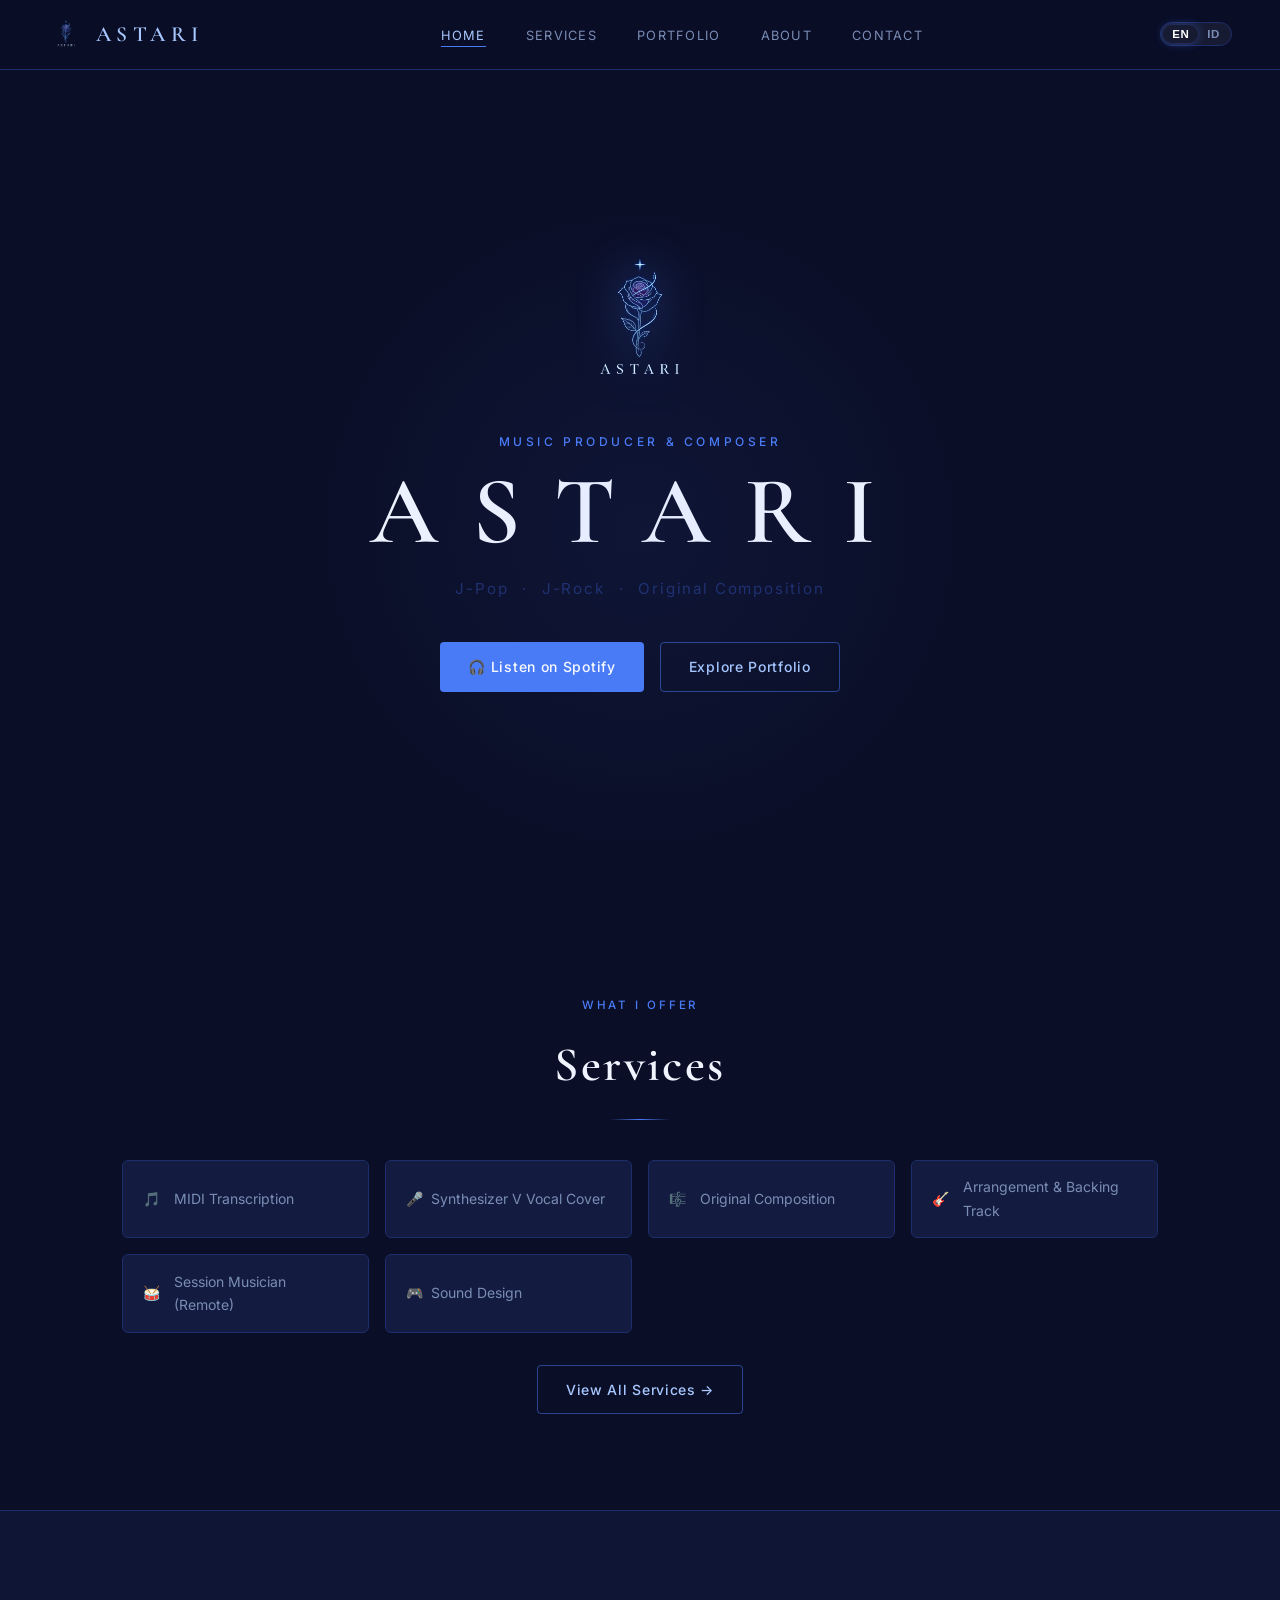
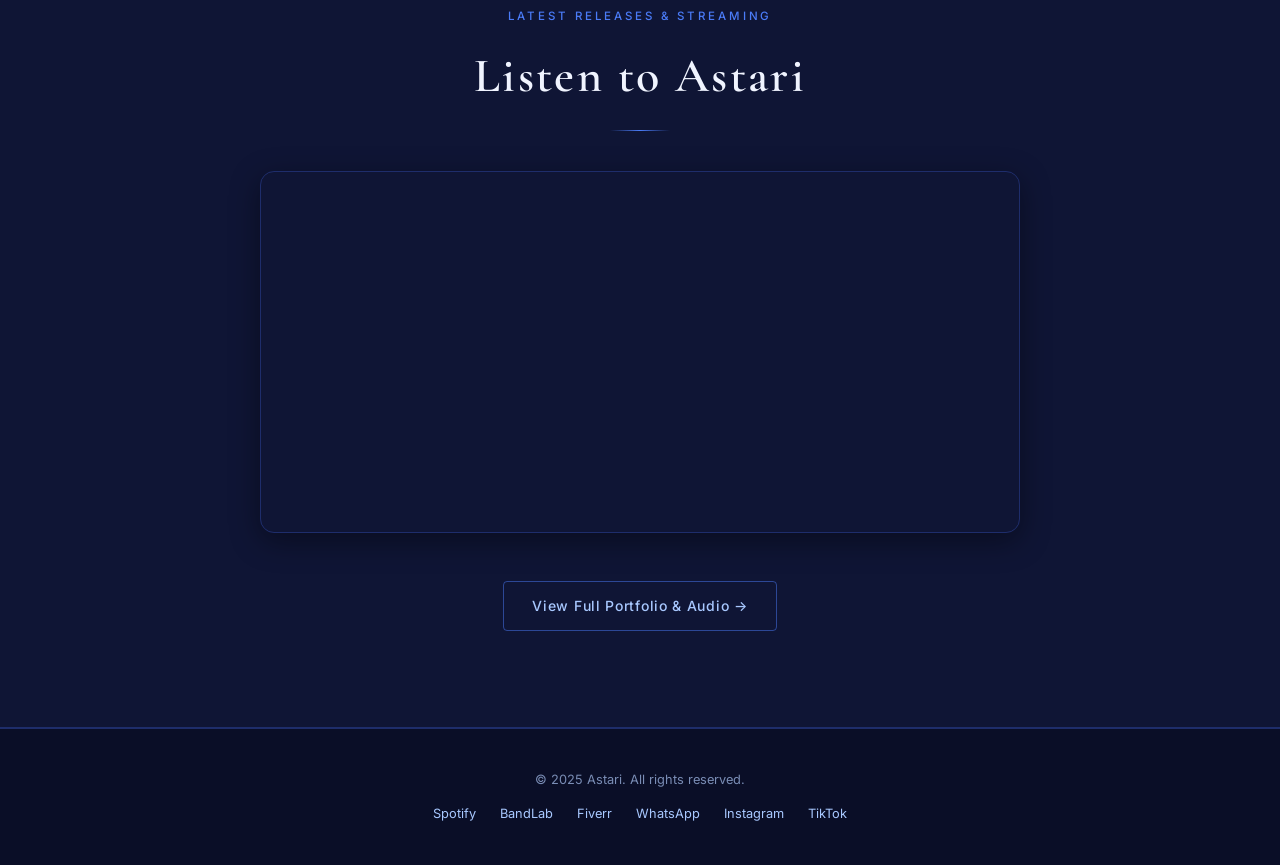
<file: index.html>
<!DOCTYPE html>
<html lang="en">
<head>
    <meta charset="UTF-8">
    <meta name="viewport" content="width=device-width, initial-scale=1.0">
    <title>Astari — Music Producer & Composer</title>
    <meta name="description" content="Astari — J-Pop & J-Rock Music Producer, Composer, Multi-Instrumentalist.">
    <link rel="stylesheet" href="style.css">
    <link rel="icon" href="astari_logo_blueneon_transparent.png" type="image/png">
    <script src="lang.js"></script>
</head>
<body>

<!-- ======================================================
     NAVIGATION
     ====================================================== -->
<nav>
    <a href="index.html" class="nav-logo">
        <img src="astari_logo_blueneon_transparent.png" alt="Astari">
        <span class="nav-logo-text">ASTARI</span>
    </a>
    <ul class="nav-links" id="navLinks">
        <li><a href="index.html" class="active"><span class="lang-en">Home</span><span class="lang-id">Beranda</span></a></li>
        <li><a href="services.html"><span class="lang-en">Services</span><span class="lang-id">Layanan</span></a></li>
        <li><a href="portfolio.html"><span class="lang-en">Portfolio</span><span class="lang-id">Portofolio</span></a></li>
        <li><a href="about.html"><span class="lang-en">About</span><span class="lang-id">Tentang</span></a></li>
        <li><a href="contact.html"><span class="lang-en">Contact</span><span class="lang-id">Kontak</span></a></li>
    </ul>
    <div class="nav-actions">
        <div class="lang-switch" title="Switch Language / Ganti Bahasa">
            <button class="lang-btn btn-en" onclick="setLanguage('en')">EN</button>
            <button class="lang-btn btn-id" onclick="setLanguage('id')">ID</button>
        </div>
        <button class="hamburger" onclick="toggleMenu()" aria-label="Open Menu">
            <span></span><span></span><span></span>
        </button>
    </div>
</nav>

<!-- ======================================================
     HERO
     ====================================================== -->
<main class="hero">
    <div class="hero-logo">
        <img src="astari_logo_blueneon_transparent.png" alt="Astari">
    </div>
    <p class="hero-eyebrow">
        <span class="lang-en">Music Producer &amp; Composer</span>
        <span class="lang-id">Produser Musik &amp; Komposer</span>
    </p>
    <h1 class="hero-title">ASTARI</h1>
    <p class="hero-subtitle">
        <span class="lang-en">J-Pop <span>·</span> J-Rock <span>·</span> Original Composition</span>
        <span class="lang-id">J-Pop <span>·</span> J-Rock <span>·</span> Komposisi Orisinal</span>
    </p>
    <div class="hero-buttons">
        <a href="https://open.spotify.com/artist/5y5qtcshlITnyTsQuU0jKW" target="_blank" rel="noopener" class="btn btn-primary">
            <span class="lang-en">🎧 Listen on Spotify</span>
            <span class="lang-id">🎧 Dengarkan di Spotify</span>
        </a>
        <a href="portfolio.html" class="btn btn-outline">
            <span class="lang-en">Explore Portfolio</span>
            <span class="lang-id">Lihat Portofolio</span>
        </a>
    </div>
</main>

<!-- ======================================================
     SERVICES PREVIEW
     ====================================================== -->
<section>
    <p class="section-label">
        <span class="lang-en">What I Offer</span>
        <span class="lang-id">Yang Saya Tawarkan</span>
    </p>
    <h2 class="section-title">
        <span class="lang-en">Services</span>
        <span class="lang-id">Layanan</span>
    </h2>
    <div class="divider"></div>
    <div class="services-mini-grid">
        <div class="service-mini-card">🎵&nbsp; <span class="lang-en">MIDI Transcription</span><span class="lang-id">Transkripsi MIDI</span></div>
        <div class="service-mini-card">🎤&nbsp; Synthesizer V Vocal Cover</div>
        <div class="service-mini-card">🎼&nbsp; <span class="lang-en">Original Composition</span><span class="lang-id">Komposisi Orisinal</span></div>
        <div class="service-mini-card">🎸&nbsp; <span class="lang-en">Arrangement &amp; Backing Track</span><span class="lang-id">Aransemen &amp; Backing Track</span></div>
        <div class="service-mini-card">🥁&nbsp; <span class="lang-en">Session Musician (Remote)</span><span class="lang-id">Musisi Sesi (Remote)</span></div>
        <div class="service-mini-card">🎮&nbsp; Sound Design</div>
    </div>
    <div class="text-center mt-2">
        <a href="services.html" class="btn btn-outline">
            <span class="lang-en">View All Services →</span>
            <span class="lang-id">Lihat Semua Layanan →</span>
        </a>
    </div>
</section>

<!-- ======================================================
     FEATURED WORKS & SPOTIFY PLAYER
     ====================================================== -->
<div style="background: var(--bg2); border-top: 1px solid var(--border); border-bottom: 1px solid var(--border);">
    <section>
        <p class="section-label">
            <span class="lang-en">Latest Releases &amp; Streaming</span>
            <span class="lang-id">Rilis Terbaru &amp; Streaming</span>
        </p>
        <h2 class="section-title">
            <span class="lang-en">Listen to Astari</span>
            <span class="lang-id">Dengarkan Karya Astari</span>
        </h2>
        <div class="divider"></div>

        <!-- Official Spotify Player Embed -->
        <div class="spotify-embed-container">
            <iframe style="border-radius:12px" 
                src="https://open.spotify.com/embed/artist/5y5qtcshlITnyTsQuU0jKW?utm_source=generator&theme=0" 
                width="100%" height="352" frameBorder="0" allowfullscreen="" 
                allow="autoplay; clipboard-write; encrypted-media; fullscreen; picture-in-picture" 
                loading="lazy">
            </iframe>
        </div>

        <div class="text-center mt-3">
            <a href="portfolio.html" class="btn btn-outline">
                <span class="lang-en">View Full Portfolio &amp; Audio →</span>
                <span class="lang-id">Lihat Portofolio Lengkap &amp; Audio →</span>
            </a>
        </div>
    </section>
</div>

<!-- ======================================================
     FOOTER
     ====================================================== -->
<footer>
    <p>© 2025 Astari. All rights reserved.</p>
    <div class="footer-links">
        <a href="https://open.spotify.com/artist/5y5qtcshlITnyTsQuU0jKW" target="_blank" rel="noopener">Spotify</a>
        <a href="https://www.bandlab.com/astarimusicworks" target="_blank" rel="noopener">BandLab</a>
        <a href="https://www.fiverr.com/s/P44VlWw" target="_blank" rel="noopener">Fiverr</a>
        <a href="https://wa.me/6281353412340" target="_blank" rel="noopener">WhatsApp</a>
        <a href="https://www.instagram.com/astarimusicworks/" target="_blank" rel="noopener">Instagram</a>
        <a href="https://www.tiktok.com/@astari3046" target="_blank" rel="noopener">TikTok</a>
    </div>
</footer>

<script>
    function toggleMenu() {
        document.getElementById('navLinks').classList.toggle('open');
    }
    document.querySelectorAll('.nav-links a').forEach(link => {
        link.addEventListener('click', () => {
            document.getElementById('navLinks').classList.remove('open');
        });
    });
</script>

</body>
</html>
</file>
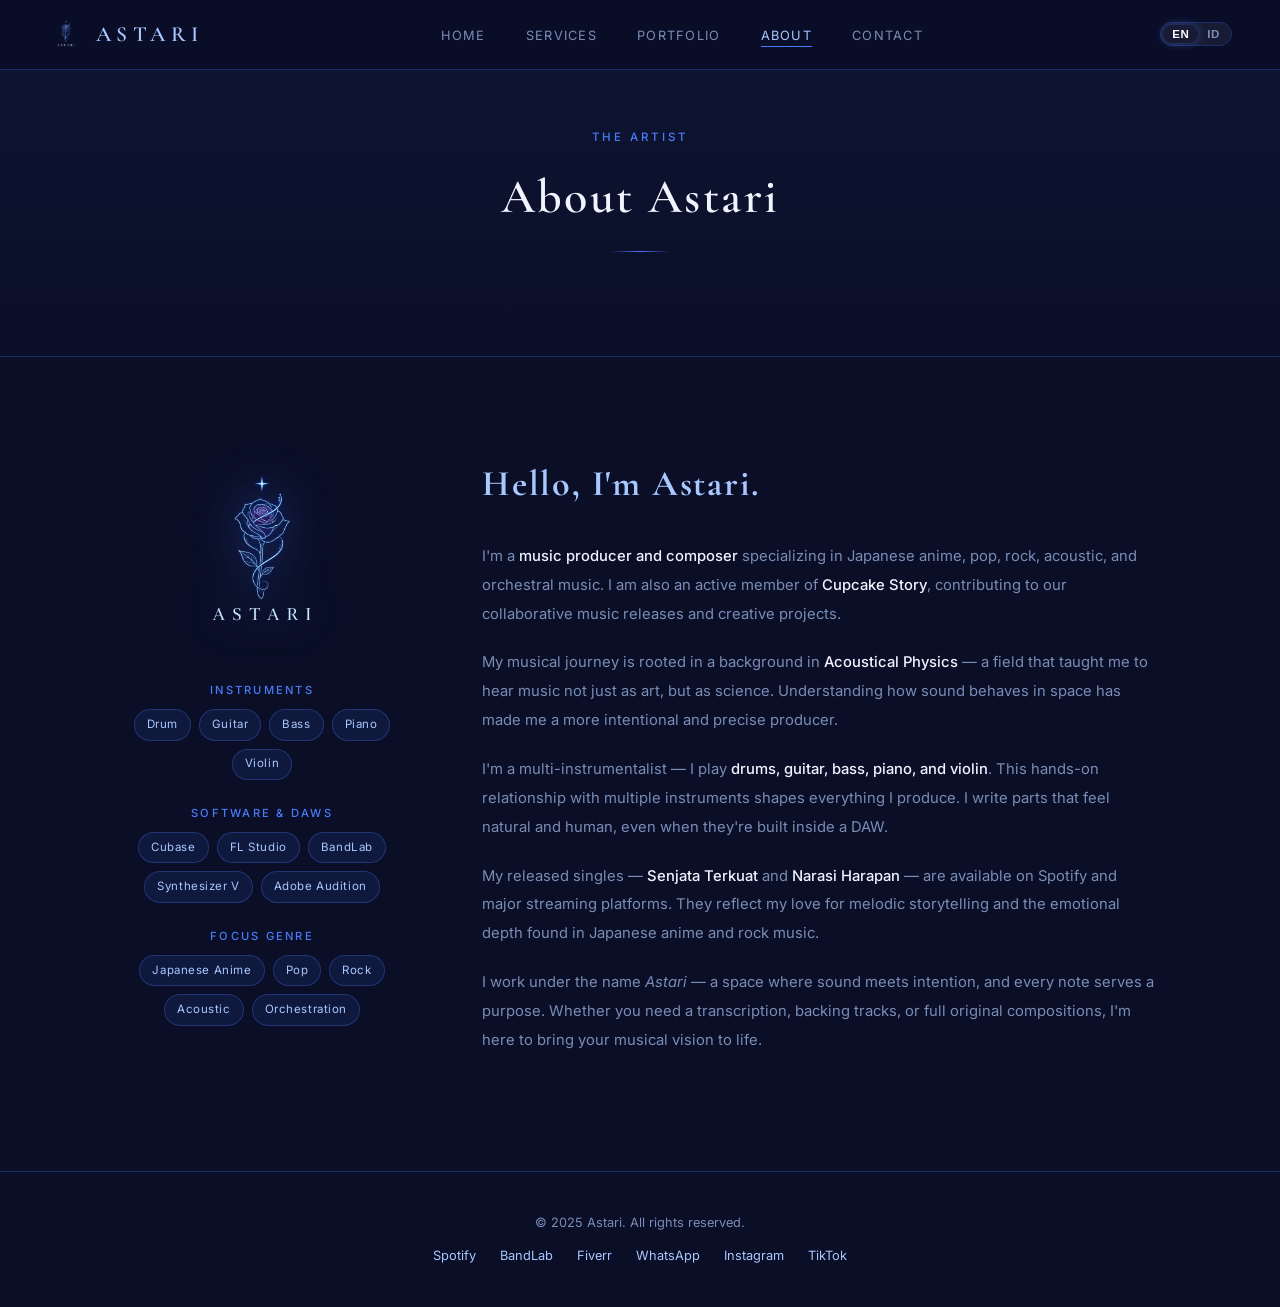
<file: about.html>
<!DOCTYPE html>
<html lang="en">
<head>
    <meta charset="UTF-8">
    <meta name="viewport" content="width=device-width, initial-scale=1.0">
    <title>About — Astari</title>
    <meta name="description" content="About Astari — J-Pop & J-Rock music producer, composer, and multi-instrumentalist with a background in Acoustical Physics.">
    <link rel="stylesheet" href="style.css">
    <link rel="icon" href="astari_logo_blueneon_transparent.png" type="image/png">
    <script src="lang.js"></script>
</head>
<body>

<nav>
    <a href="index.html" class="nav-logo">
        <img src="astari_logo_blueneon_transparent.png" alt="Astari">
        <span class="nav-logo-text">ASTARI</span>
    </a>
    <ul class="nav-links" id="navLinks">
        <li><a href="index.html"><span class="lang-en">Home</span><span class="lang-id">Beranda</span></a></li>
        <li><a href="services.html"><span class="lang-en">Services</span><span class="lang-id">Layanan</span></a></li>
        <li><a href="portfolio.html"><span class="lang-en">Portfolio</span><span class="lang-id">Portofolio</span></a></li>
        <li><a href="about.html" class="active"><span class="lang-en">About</span><span class="lang-id">Tentang</span></a></li>
        <li><a href="contact.html"><span class="lang-en">Contact</span><span class="lang-id">Kontak</span></a></li>
    </ul>
    <div class="nav-actions">
        <div class="lang-switch" title="Switch Language / Ganti Bahasa">
            <button class="lang-btn btn-en" onclick="setLanguage('en')">EN</button>
            <button class="lang-btn btn-id" onclick="setLanguage('id')">ID</button>
        </div>
        <button class="hamburger" onclick="toggleMenu()" aria-label="Open Menu">
            <span></span><span></span><span></span>
        </button>
    </div>
</nav>

<div class="page-hero">
    <p class="section-label">
        <span class="lang-en">The Artist</span>
        <span class="lang-id">Profil Seniman</span>
    </p>
    <h1 class="section-title">
        <span class="lang-en">About Astari</span>
        <span class="lang-id">Tentang Astari</span>
    </h1>
    <div class="divider"></div>
</div>

<section>
    <div class="about-grid">

        <!-- LEFT: Logo + Skills -->
        <div class="about-logo-area">
            <img src="astari_logo_blueneon_transparent.png" alt="Astari">

            <p class="about-section-label">
                <span class="lang-en">Instruments</span>
                <span class="lang-id">Instrumen</span>
            </p>
            <div class="skills-list" style="justify-content: center;">
                <span class="skill-tag">Drum</span>
                <span class="skill-tag">Guitar</span>
                <span class="skill-tag">Bass</span>
                <span class="skill-tag">Piano</span>
                <span class="skill-tag">Violin</span>
            </div>

            <p class="about-section-label">
                <span class="lang-en">Software &amp; DAWs</span>
                <span class="lang-id">Software &amp; DAW</span>
            </p>
            <div class="skills-list" style="justify-content: center;">
                <span class="skill-tag">Cubase</span>
                <span class="skill-tag">FL Studio</span>
                <span class="skill-tag">BandLab</span>
                <span class="skill-tag">Synthesizer V</span>
                <span class="skill-tag">Adobe Audition</span>
            </div>

            <p class="about-section-label">
                <span class="lang-en">Focus Genre</span>
                <span class="lang-id">Fokus Genre</span>
            </p>
            <div class="skills-list" style="justify-content: center;">
                <span class="skill-tag">Japanese Anime</span>
                <span class="skill-tag">Pop</span>
                <span class="skill-tag">Rock</span>
                <span class="skill-tag">Acoustic</span>
                <span class="skill-tag">Orchestration</span>
            </div>
        </div>

        <!-- RIGHT: Bio -->
        <div class="about-content">
            <h2>
                <span class="lang-en">Hello, I'm Astari.</span>
                <span class="lang-id">Halo, Saya Astari.</span>
            </h2>

            <!-- English Bio -->
            <div class="lang-en">
                <p>
                    I'm a <strong>music producer and composer</strong> specializing in Japanese anime, pop, rock, acoustic, and orchestral music.
                    I am also an active member of <strong>Cupcake Story</strong>, contributing to our collaborative music releases and creative projects.
                </p>

                <p>
                    My musical journey is rooted in a background in <strong>Acoustical Physics</strong> —
                    a field that taught me to hear music not just as art, but as science.
                    Understanding how sound behaves in space has made me a more intentional and precise producer.
                </p>

                <p>
                    I'm a multi-instrumentalist — I play <strong>drums, guitar, bass, piano, and violin</strong>.
                    This hands-on relationship with multiple instruments shapes everything I produce.
                    I write parts that feel natural and human, even when they're built inside a DAW.
                </p>

                <p>
                    My released singles — <strong>Senjata Terkuat</strong> and <strong>Narasi Harapan</strong> —
                    are available on Spotify and major streaming platforms.
                    They reflect my love for melodic storytelling and the emotional depth found in Japanese anime and rock music.
                </p>

                <p>
                    I work under the name <em>Astari</em> — a space where sound meets intention,
                    and every note serves a purpose.
                    Whether you need a transcription, backing tracks, or full original compositions,
                    I'm here to bring your musical vision to life.
                </p>
            </div>

            <!-- Indonesian Bio -->
            <div class="lang-id">
                <p>
                    Saya adalah seorang <strong>produser musik dan komposer</strong> yang berfokus pada genre Japanese anime, pop, rock, akustik, dan orkestrasi.
                    Saya juga merupakan bagian dari <strong>Cupcake Story</strong>, berkontribusi aktif dalam berbagai karya rilis musik dan proyek kreatif bersama.
                </p>

                <p>
                    Perjalanan musikal saya berakar dari latar belakang di bidang <strong>Fisika Akustik</strong> —
                    disiplin ilmu yang mengajarkan saya mendengar musik bukan hanya sebagai karya seni, tetapi juga sebagai sains.
                    Memahami perilaku gelombang suara di ruang akustik membuat saya menjadi produser yang presisi dan penuh intensi.
                </p>

                <p>
                    Saya adalah seorang multi-instrumentalis — aktif memainkan <strong>drum, gitar, bass, piano, dan biola</strong>.
                    Pengalaman langsung dengan berbagai instrumen ini membentuk cara saya memproduksi musik.
                    Setiap aransemen dirancang agar terasa organik, hidup, dan bernyawa, meskipun diproses secara digital di dalam DAW.
                </p>

                <p>
                    Karya single orisinal saya — <strong>Senjata Terkuat</strong> dan <strong>Narasi Harapan</strong> —
                    telah dirilis di Spotify dan platform streaming utama.
                    Karya-karya ini mencerminkan kecintaan saya terhadap alur melodi yang emosional dan bercerita khas musik Jepang.
                </p>

                <p>
                    Saya berkarya dengan identitas <em>Astari</em> — sebuah ruang di mana suara bertemu dengan tujuan artistik,
                    dan setiap nada memiliki makna.
                    Mulai dari transkripsi partitur, aransemen, hingga produksi musik orisinal penuh, saya siap mewujudkan visi musik Anda.
                </p>
            </div>
        </div>

    </div>
</section>

<footer>
    <p>© 2025 Astari. All rights reserved.</p>
    <div class="footer-links">
        <a href="https://open.spotify.com/artist/5y5qtcshlITnyTsQuU0jKW" target="_blank" rel="noopener">Spotify</a>
        <a href="https://www.bandlab.com/astarimusicworks" target="_blank" rel="noopener">BandLab</a>
        <a href="https://www.fiverr.com/s/P44VlWw" target="_blank" rel="noopener">Fiverr</a>
        <a href="https://wa.me/6281353412340" target="_blank" rel="noopener">WhatsApp</a>
        <a href="https://www.instagram.com/astarimusicworks/" target="_blank" rel="noopener">Instagram</a>
        <a href="https://www.tiktok.com/@astari3046" target="_blank" rel="noopener">TikTok</a>
    </div>
</footer>

<script>
    function toggleMenu() {
        document.getElementById('navLinks').classList.toggle('open');
    }
    document.querySelectorAll('.nav-links a').forEach(link => {
        link.addEventListener('click', () => {
            document.getElementById('navLinks').classList.remove('open');
        });
    });
</script>

</body>
</html>
</file>
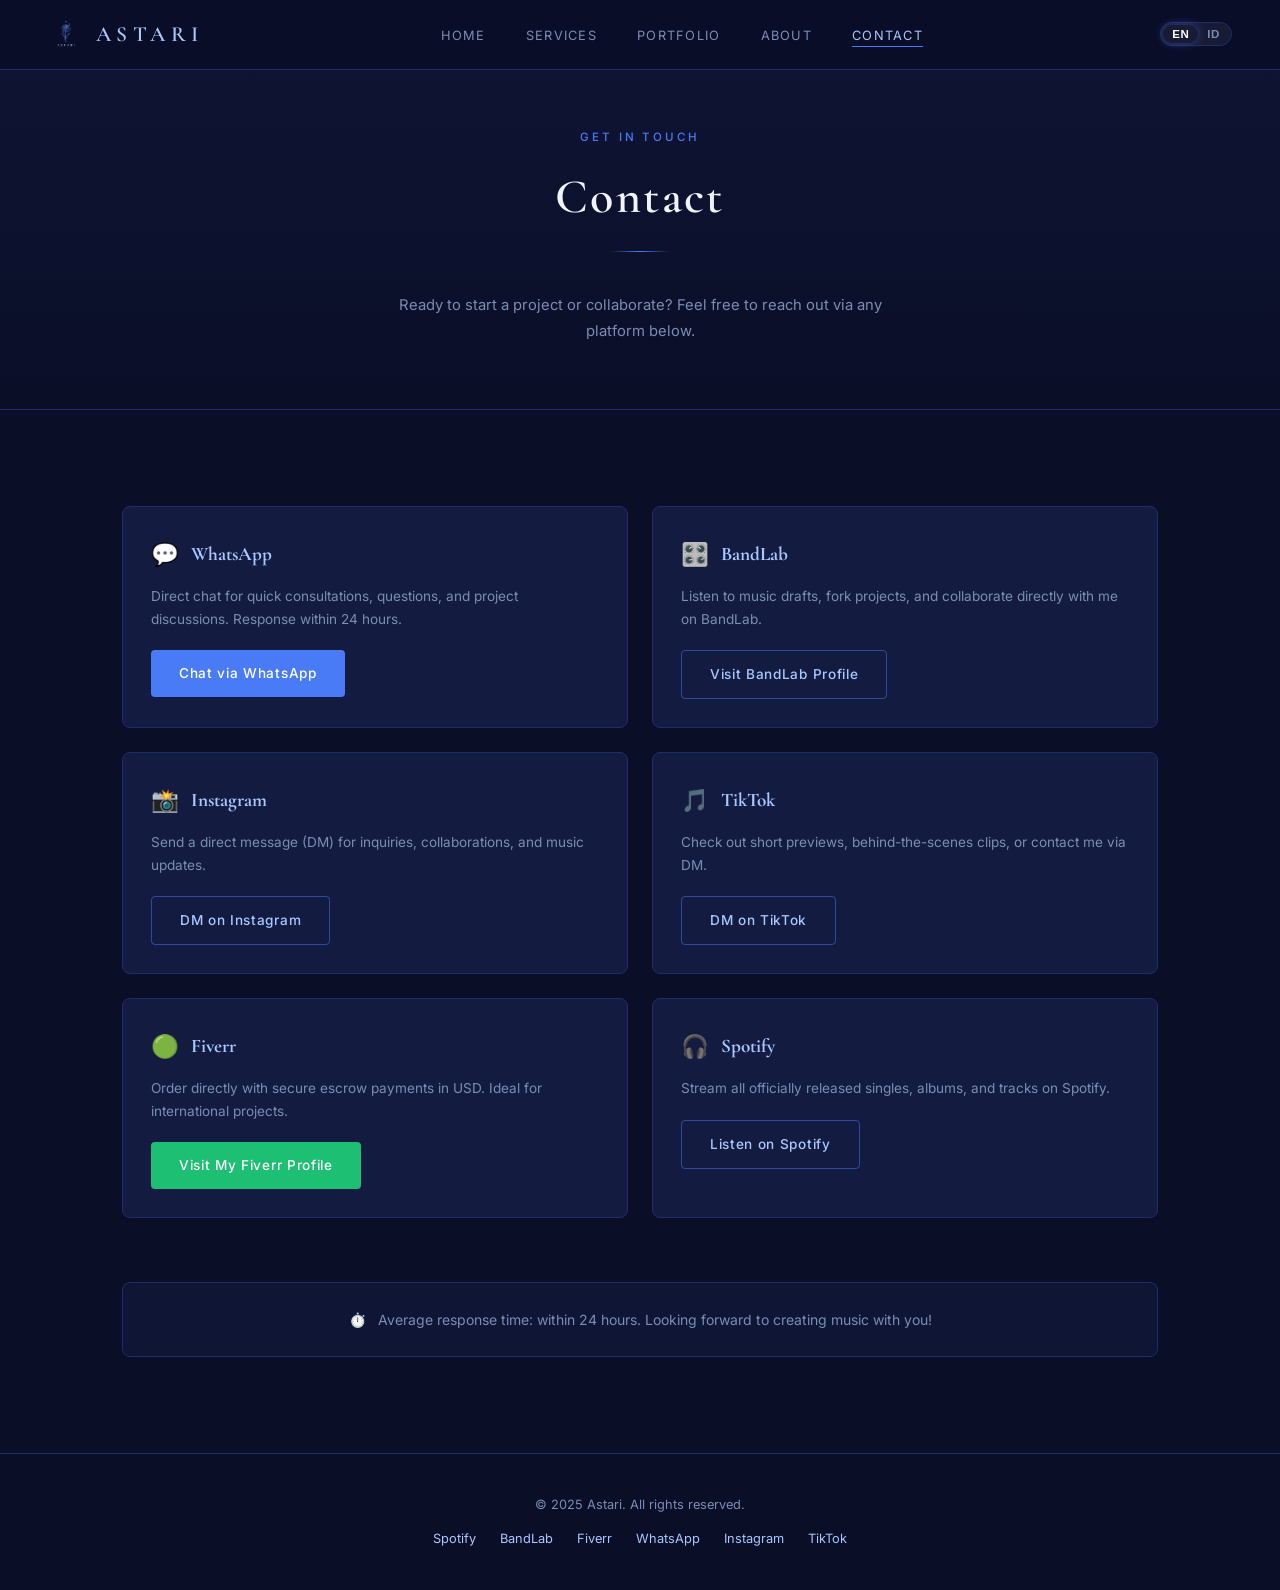
<file: contact.html>
<!DOCTYPE html>
<html lang="en">
<head>
    <meta charset="UTF-8">
    <meta name="viewport" content="width=device-width, initial-scale=1.0">
    <title>Contact — Astari</title>
    <meta name="description" content="Contact Astari to collaborate on music production, transcription, vocal covers, and more.">
    <link rel="stylesheet" href="style.css">
    <link rel="icon" href="astari_logo_blueneon_transparent.png" type="image/png">
    <script src="lang.js"></script>
</head>
<body>

<nav>
    <a href="index.html" class="nav-logo">
        <img src="astari_logo_blueneon_transparent.png" alt="Astari">
        <span class="nav-logo-text">ASTARI</span>
    </a>
    <ul class="nav-links" id="navLinks">
        <li><a href="index.html"><span class="lang-en">Home</span><span class="lang-id">Beranda</span></a></li>
        <li><a href="services.html"><span class="lang-en">Services</span><span class="lang-id">Layanan</span></a></li>
        <li><a href="portfolio.html"><span class="lang-en">Portfolio</span><span class="lang-id">Portofolio</span></a></li>
        <li><a href="about.html"><span class="lang-en">About</span><span class="lang-id">Tentang</span></a></li>
        <li><a href="contact.html" class="active"><span class="lang-en">Contact</span><span class="lang-id">Kontak</span></a></li>
    </ul>
    <div class="nav-actions">
        <div class="lang-switch" title="Switch Language / Ganti Bahasa">
            <button class="lang-btn btn-en" onclick="setLanguage('en')">EN</button>
            <button class="lang-btn btn-id" onclick="setLanguage('id')">ID</button>
        </div>
        <button class="hamburger" onclick="toggleMenu()" aria-label="Open Menu">
            <span></span><span></span><span></span>
        </button>
    </div>
</nav>

<div class="page-hero">
    <p class="section-label">
        <span class="lang-en">Get in Touch</span>
        <span class="lang-id">Hubungi Saya</span>
    </p>
    <h1 class="section-title">
        <span class="lang-en">Contact</span>
        <span class="lang-id">Kontak</span>
    </h1>
    <div class="divider"></div>
    <p style="color: var(--muted); font-size: 0.925rem; max-width: 500px; margin: 0 auto; line-height: 1.8;">
        <span class="lang-en">Ready to start a project or collaborate? Feel free to reach out via any platform below.</span>
        <span class="lang-id">Siap memulai proyek atau berkolaborasi? Hubungi saya melalui salah satu saluran di bawah.</span>
    </p>
</div>

<section>

    <div class="contact-grid">

        <!-- WhatsApp -->
        <div class="contact-card">
            <div class="contact-card-header">
                <span class="contact-icon">💬</span>
                <h3>WhatsApp</h3>
            </div>
            <p>
                <span class="lang-en">Direct chat for quick consultations, questions, and project discussions. Response within 24 hours.</span>
                <span class="lang-id">Untuk diskusi cepat, konsultasi ide musik, dan tanya-tanya seputar produksi. Respon dalam 1×24 jam.</span>
            </p>
            <a href="https://wa.me/6281353412340"
               target="_blank" rel="noopener" class="btn btn-primary" style="font-size:0.85rem;">
               Chat via WhatsApp
            </a>
        </div>

        <!-- BandLab -->
        <div class="contact-card">
            <div class="contact-card-header">
                <span class="contact-icon">🎛️</span>
                <h3>BandLab</h3>
            </div>
            <p>
                <span class="lang-en">Listen to music drafts, fork projects, and collaborate directly with me on BandLab.</span>
                <span class="lang-id">Dengarkan draf musik, fork proyek, dan kolaborasi aransemen online langsung di BandLab.</span>
            </p>
            <a href="https://www.bandlab.com/astarimusicworks"
               target="_blank" rel="noopener" class="btn btn-outline" style="font-size:0.85rem;">
               Visit BandLab Profile
            </a>
        </div>

        <!-- Instagram -->
        <div class="contact-card">
            <div class="contact-card-header">
                <span class="contact-icon">📸</span>
                <h3>Instagram</h3>
            </div>
            <p>
                <span class="lang-en">Send a direct message (DM) for inquiries, collaborations, and music updates.</span>
                <span class="lang-id">Follow karya terbaru atau kirim pesan langsung (DM) untuk konsultasi dan kolaborasi.</span>
            </p>
            <a href="https://www.instagram.com/astarimusicworks/"
               target="_blank" rel="noopener" class="btn btn-outline" style="font-size:0.85rem;">
               DM on Instagram
            </a>
        </div>

        <!-- TikTok -->
        <div class="contact-card">
            <div class="contact-card-header">
                <span class="contact-icon">🎵</span>
                <h3>TikTok</h3>
            </div>
            <p>
                <span class="lang-en">Check out short previews, behind-the-scenes clips, or contact me via DM.</span>
                <span class="lang-id">Tonton cuplikan teaser lagu, proses kreatif aransemen, dan kontak lewat DM.</span>
            </p>
            <a href="https://www.tiktok.com/@astari3046"
               target="_blank" rel="noopener" class="btn btn-outline" style="font-size:0.85rem;">
               DM on TikTok
            </a>
        </div>

        <!-- Fiverr -->
        <div class="contact-card">
            <div class="contact-card-header">
                <span class="contact-icon">🟢</span>
                <h3>Fiverr</h3>
            </div>
            <p>
                <span class="lang-en">Order directly with secure escrow payments in USD. Ideal for international projects.</span>
                <span class="lang-id">Pesan langsung melalui platform Fiverr dengan pembayaran USD dan sistem proteksi escrow.</span>
            </p>
            <a href="https://www.fiverr.com/s/P44VlWw"
               target="_blank" rel="noopener" class="btn btn-fiverr" style="font-size:0.85rem;">
               Visit My Fiverr Profile
            </a>
        </div>

        <!-- Spotify -->
        <div class="contact-card">
            <div class="contact-card-header">
                <span class="contact-icon">🎧</span>
                <h3>Spotify</h3>
            </div>
            <p>
                <span class="lang-en">Stream all officially released singles, albums, and tracks on Spotify.</span>
                <span class="lang-id">Dengarkan seluruh single orisinal dan rilisan musik resmi Astari di Spotify.</span>
            </p>
            <a href="https://open.spotify.com/artist/5y5qtcshlITnyTsQuU0jKW"
               target="_blank" rel="noopener" class="btn btn-outline" style="font-size:0.85rem;">
               Listen on Spotify
            </a>
        </div>

    </div>

    <!-- Note -->
    <div class="info-box mt-4">
        ⏱️ &nbsp; 
        <span class="lang-en">Average response time: within 24 hours. Looking forward to creating music with you!</span>
        <span class="lang-id">Rata-rata waktu respon: dalam 24 jam. Senang bisa berkolaborasi dan berkarya bersama Anda!</span>
    </div>

</section>

<footer>
    <p>© 2025 Astari. All rights reserved.</p>
    <div class="footer-links">
        <a href="https://open.spotify.com/artist/5y5qtcshlITnyTsQuU0jKW" target="_blank" rel="noopener">Spotify</a>
        <a href="https://www.bandlab.com/astarimusicworks" target="_blank" rel="noopener">BandLab</a>
        <a href="https://www.fiverr.com/s/P44VlWw" target="_blank" rel="noopener">Fiverr</a>
        <a href="https://wa.me/6281353412340" target="_blank" rel="noopener">WhatsApp</a>
        <a href="https://www.instagram.com/astarimusicworks/" target="_blank" rel="noopener">Instagram</a>
        <a href="https://www.tiktok.com/@astari3046" target="_blank" rel="noopener">TikTok</a>
    </div>
</footer>

<script>
    function toggleMenu() {
        document.getElementById('navLinks').classList.toggle('open');
    }
    document.querySelectorAll('.nav-links a').forEach(link => {
        link.addEventListener('click', () => {
            document.getElementById('navLinks').classList.remove('open');
        });
    });
</script>

</body>
</html>
</file>
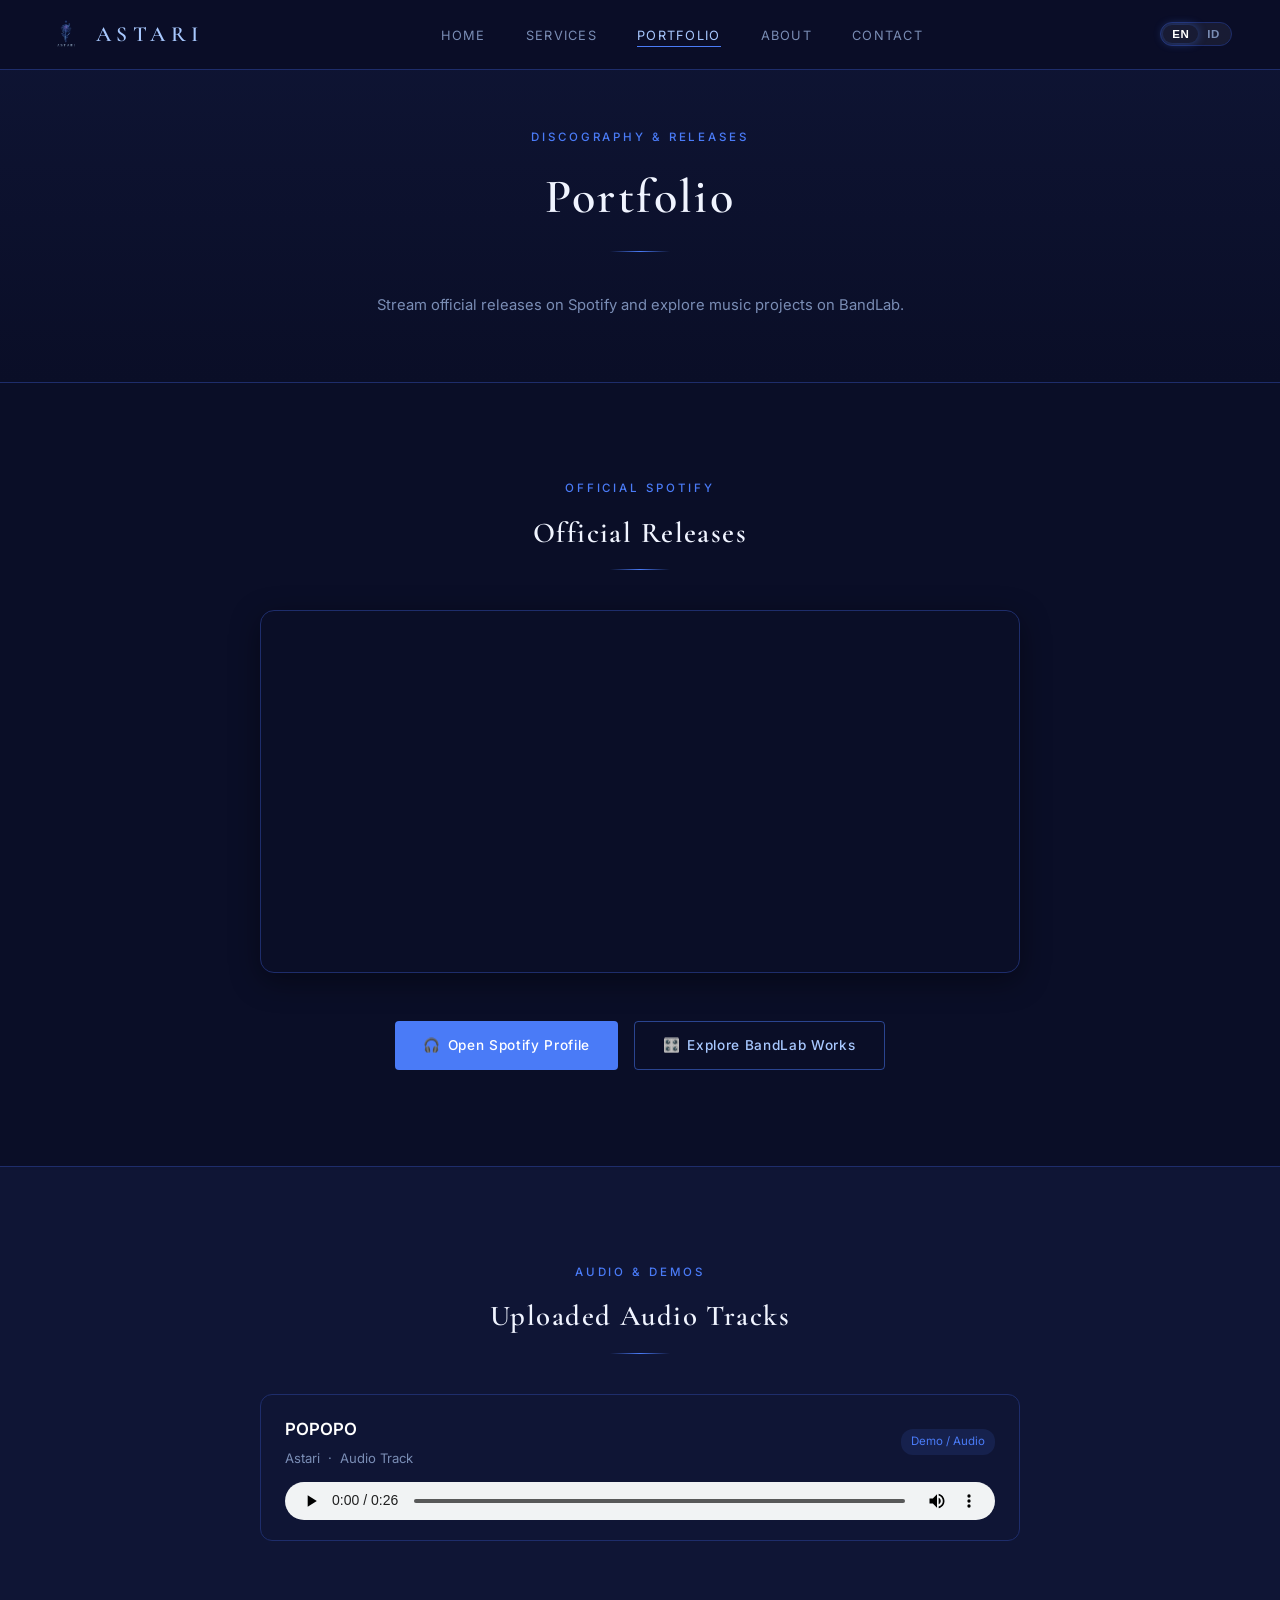
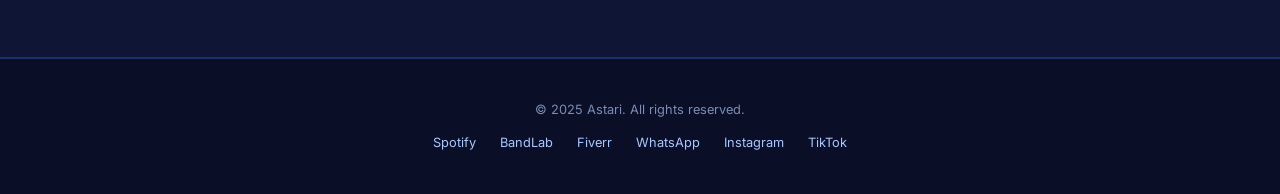
<file: portfolio.html>
<!DOCTYPE html>
<html lang="en">
<head>
    <meta charset="UTF-8">
    <meta name="viewport" content="width=device-width, initial-scale=1.0">
    <title>Portfolio — Astari</title>
    <meta name="description" content="Portfolio of Astari — original singles, compositions, and productions in J-Pop and J-Rock.">
    <link rel="stylesheet" href="style.css">
    <link rel="icon" href="astari_logo_blueneon_transparent.png" type="image/png">
    <script src="lang.js"></script>
    <script src="tracks.js"></script>
</head>
<body>

<nav>
    <a href="index.html" class="nav-logo">
        <img src="astari_logo_blueneon_transparent.png" alt="Astari">
        <span class="nav-logo-text">ASTARI</span>
    </a>
    <ul class="nav-links" id="navLinks">
        <li><a href="index.html"><span class="lang-en">Home</span><span class="lang-id">Beranda</span></a></li>
        <li><a href="services.html"><span class="lang-en">Services</span><span class="lang-id">Layanan</span></a></li>
        <li><a href="portfolio.html" class="active"><span class="lang-en">Portfolio</span><span class="lang-id">Portofolio</span></a></li>
        <li><a href="about.html"><span class="lang-en">About</span><span class="lang-id">Tentang</span></a></li>
        <li><a href="contact.html"><span class="lang-en">Contact</span><span class="lang-id">Kontak</span></a></li>
    </ul>
    <div class="nav-actions">
        <div class="lang-switch" title="Switch Language / Ganti Bahasa">
            <button class="lang-btn btn-en" onclick="setLanguage('en')">EN</button>
            <button class="lang-btn btn-id" onclick="setLanguage('id')">ID</button>
        </div>
        <button class="hamburger" onclick="toggleMenu()" aria-label="Open Menu">
            <span></span><span></span><span></span>
        </button>
    </div>
</nav>

<div class="page-hero">
    <p class="section-label">
        <span class="lang-en">Discography &amp; Releases</span>
        <span class="lang-id">Diskografi &amp; Rilisan Musik</span>
    </p>
    <h1 class="section-title">
        <span class="lang-en">Portfolio</span>
        <span class="lang-id">Portofolio</span>
    </h1>
    <div class="divider"></div>
    <p style="color: var(--muted); font-size: 0.925rem; max-width: 540px; margin: 0 auto; line-height: 1.8;">
        <span class="lang-en">Stream official releases on Spotify and explore music projects on BandLab.</span>
        <span class="lang-id">Dengarkan rilis resmi di Spotify dan ikuti karya musik di BandLab.</span>
    </p>
</div>

<!-- ======================================================
     SPOTIFY ARTIST STREAMING
     ====================================================== -->
<section>
    <p class="section-label">
        <span class="lang-en">Official Spotify</span>
        <span class="lang-id">Spotify Resmi</span>
    </p>
    <h2 class="section-title" style="font-size: 1.8rem;">
        <span class="lang-en">Official Releases</span>
        <span class="lang-id">Rilisan Musik Resmi</span>
    </h2>
    <div class="divider"></div>

    <div class="spotify-embed-container">
        <iframe style="border-radius:12px" 
            src="https://open.spotify.com/embed/artist/5y5qtcshlITnyTsQuU0jKW?utm_source=generator&theme=0" 
            width="100%" height="352" frameBorder="0" allowfullscreen="" 
            allow="autoplay; clipboard-write; encrypted-media; fullscreen; picture-in-picture" 
            loading="lazy">
        </iframe>
    </div>

    <div class="text-center mt-3" style="display: flex; justify-content: center; gap: 1rem; flex-wrap: wrap;">
        <a href="https://open.spotify.com/artist/5y5qtcshlITnyTsQuU0jKW" target="_blank" rel="noopener" class="btn btn-primary" style="font-size: 0.85rem;">
            🎧 <span class="lang-en">Open Spotify Profile</span><span class="lang-id">Buka Profil Spotify</span>
        </a>
        <a href="https://www.bandlab.com/astarimusicworks" target="_blank" rel="noopener" class="btn btn-outline" style="font-size: 0.85rem;">
            🎛️ <span class="lang-en">Explore BandLab Works</span><span class="lang-id">Jelajahi Karya BandLab</span>
        </a>
    </div>
</section>

<!-- ======================================================
     AUDIO & DEMOS (TRACKS UPLOADED TO AUDIO/)
     ====================================================== -->
<div style="background: var(--bg2); border-top: 1px solid var(--border); border-bottom: 1px solid var(--border);">
    <section>
        <p class="section-label">
            <span class="lang-en">Audio &amp; Demos</span>
            <span class="lang-id">Audio &amp; Demo</span>
        </p>
        <h2 class="section-title" style="font-size: 1.8rem;">
            <span class="lang-en">Uploaded Audio Tracks</span>
            <span class="lang-id">Koleksi Track Audio</span>
        </h2>
        <div class="divider"></div>

        <div id="audioTrackList" style="max-width: 760px; margin: 0 auto;">
            <!-- Populated automatically from tracks.js -->
        </div>
    </section>
</div>


<footer>
    <p>© 2025 Astari. All rights reserved.</p>
    <div class="footer-links">
        <a href="https://open.spotify.com/artist/5y5qtcshlITnyTsQuU0jKW" target="_blank" rel="noopener">Spotify</a>
        <a href="https://www.bandlab.com/astarimusicworks" target="_blank" rel="noopener">BandLab</a>
        <a href="https://www.fiverr.com/s/P44VlWw" target="_blank" rel="noopener">Fiverr</a>
        <a href="https://wa.me/6281353412340" target="_blank" rel="noopener">WhatsApp</a>
        <a href="https://www.instagram.com/astarimusicworks/" target="_blank" rel="noopener">Instagram</a>
        <a href="https://www.tiktok.com/@astari3046" target="_blank" rel="noopener">TikTok</a>
    </div>
</footer>

<script>
    function toggleMenu() {
        document.getElementById('navLinks').classList.toggle('open');
    }
    document.querySelectorAll('.nav-links a').forEach(link => {
        link.addEventListener('click', () => {
            document.getElementById('navLinks').classList.remove('open');
        });
    });
</script>

</body>
</html>
</file>
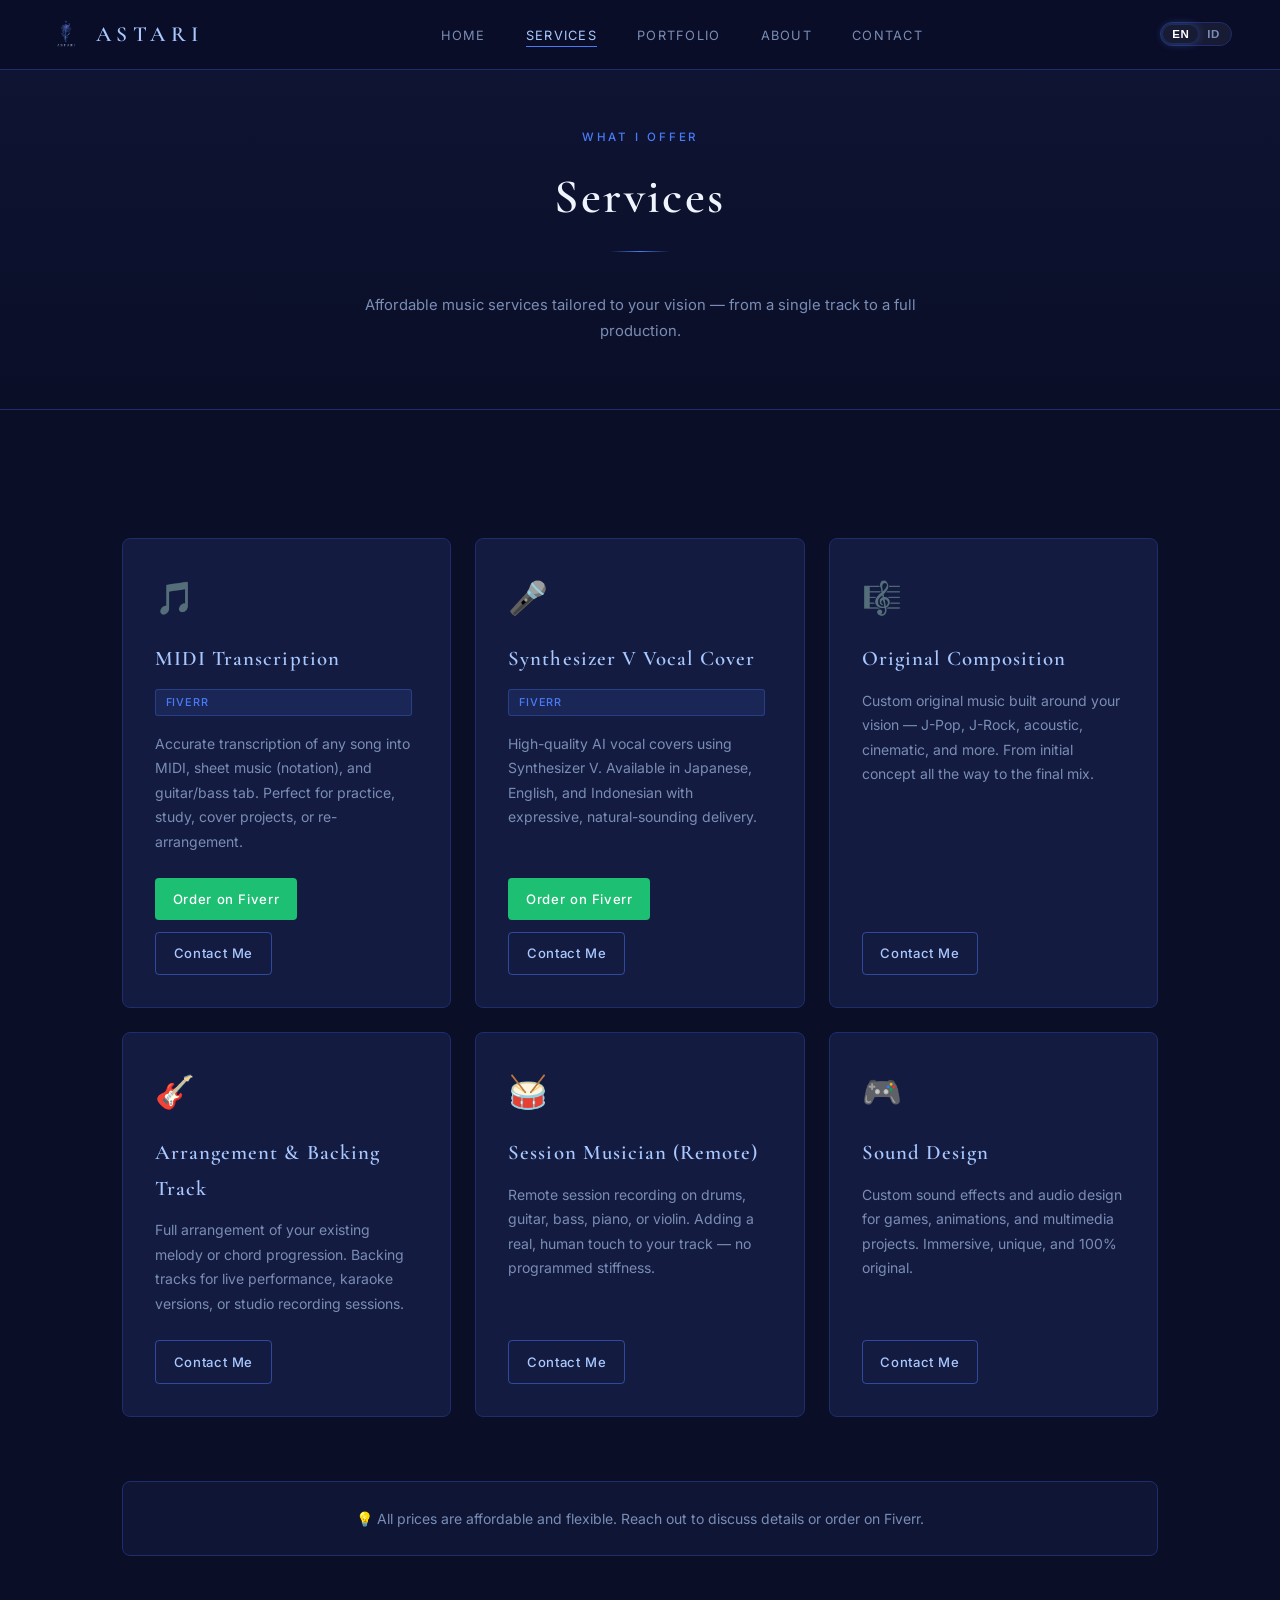
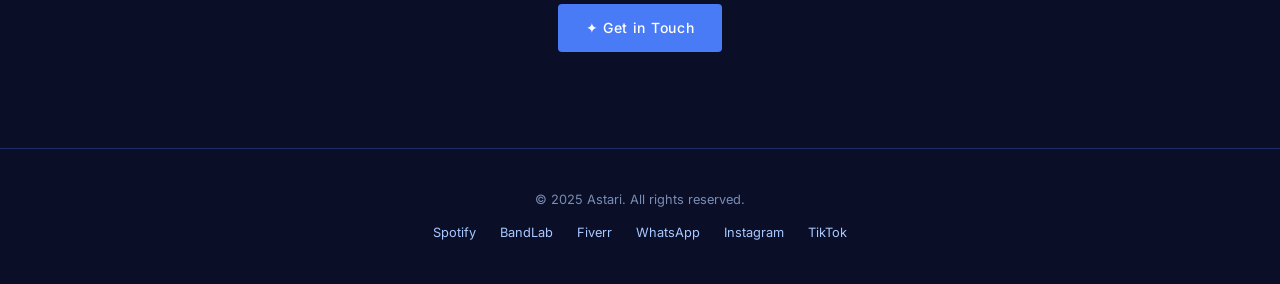
<file: services.html>
<!DOCTYPE html>
<html lang="en">
<head>
    <meta charset="UTF-8">
    <meta name="viewport" content="width=device-width, initial-scale=1.0">
    <title>Services — Astari</title>
    <meta name="description" content="Music production services by Astari — MIDI transcription, Synthesizer V vocal cover, original composition, mixing, and more.">
    <link rel="stylesheet" href="style.css">
    <link rel="icon" href="astari_logo_blueneon_transparent.png" type="image/png">
    <script src="lang.js"></script>
</head>
<body>

<nav>
    <a href="index.html" class="nav-logo">
        <img src="astari_logo_blueneon_transparent.png" alt="Astari">
        <span class="nav-logo-text">ASTARI</span>
    </a>
    <ul class="nav-links" id="navLinks">
        <li><a href="index.html"><span class="lang-en">Home</span><span class="lang-id">Beranda</span></a></li>
        <li><a href="services.html" class="active"><span class="lang-en">Services</span><span class="lang-id">Layanan</span></a></li>
        <li><a href="portfolio.html"><span class="lang-en">Portfolio</span><span class="lang-id">Portofolio</span></a></li>
        <li><a href="about.html"><span class="lang-en">About</span><span class="lang-id">Tentang</span></a></li>
        <li><a href="contact.html"><span class="lang-en">Contact</span><span class="lang-id">Kontak</span></a></li>
    </ul>
    <div class="nav-actions">
        <div class="lang-switch" title="Switch Language / Ganti Bahasa">
            <button class="lang-btn btn-en" onclick="setLanguage('en')">EN</button>
            <button class="lang-btn btn-id" onclick="setLanguage('id')">ID</button>
        </div>
        <button class="hamburger" onclick="toggleMenu()" aria-label="Open Menu">
            <span></span><span></span><span></span>
        </button>
    </div>
</nav>

<!-- Page Hero -->
<div class="page-hero">
    <p class="section-label">
        <span class="lang-en">What I Offer</span>
        <span class="lang-id">Yang Saya Tawarkan</span>
    </p>
    <h1 class="section-title">
        <span class="lang-en">Services</span>
        <span class="lang-id">Layanan</span>
    </h1>
    <div class="divider"></div>
    <p style="color: var(--muted); font-size: 0.925rem; max-width: 560px; margin: 0 auto; line-height: 1.8;">
        <span class="lang-en">Affordable music services tailored to your vision — from a single track to a full production.</span>
        <span class="lang-id">Layanan musik profesional dengan harga terjangkau — mulai dari lagu tunggal hingga produksi penuh.</span>
    </p>
</div>

<!-- Services Grid -->
<section>
    <div class="services-grid">

        <!-- 1. MIDI Transcription -->
        <div class="service-card">
            <div class="service-icon">🎵</div>
            <h3>
                <span class="lang-en">MIDI Transcription</span>
                <span class="lang-id">Transkripsi MIDI &amp; Partitur</span>
            </h3>
            <span class="service-badge">Fiverr</span>
            <p>
                <span class="lang-en">Accurate transcription of any song into MIDI, sheet music (notation), and guitar/bass tab. Perfect for practice, study, cover projects, or re-arrangement.</span>
                <span class="lang-id">Transkripsi akurat dari lagu apa pun ke format MIDI, partitur (not balok), dan tab gitar/bass. Sangat cocok untuk latihan, belajar lagu, proyek cover, atau aransemen ulang.</span>
            </p>
            <div class="service-buttons">
                <a href="https://www.fiverr.com/s/P44VlWw" target="_blank" rel="noopener" class="btn btn-fiverr" style="font-size:0.82rem; padding:0.6rem 1.1rem;">
                    Order on Fiverr
                </a>
                <a href="contact.html" class="btn btn-outline" style="font-size:0.82rem; padding:0.6rem 1.1rem;">
                    <span class="lang-en">Contact Me</span>
                    <span class="lang-id">Hubungi Saya</span>
                </a>
            </div>
        </div>

        <!-- 2. Synthesizer V Vocal Cover -->
        <div class="service-card">
            <div class="service-icon">🎤</div>
            <h3>Synthesizer V Vocal Cover</h3>
            <span class="service-badge">Fiverr</span>
            <p>
                <span class="lang-en">High-quality AI vocal covers using Synthesizer V. Available in Japanese, English, and Indonesian with expressive, natural-sounding delivery.</span>
                <span class="lang-id">Vocal cover berkualitas tinggi menggunakan Synthesizer V. Tersedia dalam bahasa Jepang, Inggris, dan Indonesia dengan intonasi yang natural dan ekspresif.</span>
            </p>
            <div class="service-buttons">
                <a href="https://www.fiverr.com/s/P44VlWw" target="_blank" rel="noopener" class="btn btn-fiverr" style="font-size:0.82rem; padding:0.6rem 1.1rem;">
                    Order on Fiverr
                </a>
                <a href="contact.html" class="btn btn-outline" style="font-size:0.82rem; padding:0.6rem 1.1rem;">
                    <span class="lang-en">Contact Me</span>
                    <span class="lang-id">Hubungi Saya</span>
                </a>
            </div>
        </div>

        <!-- 3. Original Composition -->
        <div class="service-card">
            <div class="service-icon">🎼</div>
            <h3>
                <span class="lang-en">Original Composition</span>
                <span class="lang-id">Komposisi Orisinal</span>
            </h3>
            <p>
                <span class="lang-en">Custom original music built around your vision — J-Pop, J-Rock, acoustic, cinematic, and more. From initial concept all the way to the final mix.</span>
                <span class="lang-id">Pembuatan musik orisinal sesuai konsep Anda — J-Pop, J-Rock, akustik, sinematik, dan genre lainnya. Mulai dari ide awal hingga hasil akhir rekaman.</span>
            </p>
            <div class="service-buttons">
                <a href="contact.html" class="btn btn-outline" style="font-size:0.82rem; padding:0.6rem 1.1rem;">
                    <span class="lang-en">Contact Me</span>
                    <span class="lang-id">Hubungi Saya</span>
                </a>
            </div>
        </div>

        <!-- 4. Arrangement & Backing Track -->
        <div class="service-card">
            <div class="service-icon">🎸</div>
            <h3>
                <span class="lang-en">Arrangement &amp; Backing Track</span>
                <span class="lang-id">Aransemen &amp; Backing Track</span>
            </h3>
            <p>
                <span class="lang-en">Full arrangement of your existing melody or chord progression. Backing tracks for live performance, karaoke versions, or studio recording sessions.</span>
                <span class="lang-id">Aransemen musik lengkap dari melodi atau progresi akor Anda. Backing track untuk penampilan panggung (live), karaoke, atau sesi rekaman studio.</span>
            </p>
            <div class="service-buttons">
                <a href="contact.html" class="btn btn-outline" style="font-size:0.82rem; padding:0.6rem 1.1rem;">
                    <span class="lang-en">Contact Me</span>
                    <span class="lang-id">Hubungi Saya</span>
                </a>
            </div>
        </div>

        <!-- 5. Session Musician -->
        <div class="service-card">
            <div class="service-icon">🥁</div>
            <h3>
                <span class="lang-en">Session Musician (Remote)</span>
                <span class="lang-id">Musisi Sesi (Remote)</span>
            </h3>
            <p>
                <span class="lang-en">Remote session recording on drums, guitar, bass, piano, or violin. Adding a real, human touch to your track — no programmed stiffness.</span>
                <span class="lang-id">Sesi rekaman instrumen remote: drum, gitar, bass, piano, atau biola. Memberikan sentuhan permainan musisi manusia yang hidup dan bernyawa.</span>
            </p>
            <div class="service-buttons">
                <a href="contact.html" class="btn btn-outline" style="font-size:0.82rem; padding:0.6rem 1.1rem;">
                    <span class="lang-en">Contact Me</span>
                    <span class="lang-id">Hubungi Saya</span>
                </a>
            </div>
        </div>


        <!-- 7. Sound Design -->
        <div class="service-card">
            <div class="service-icon">🎮</div>
            <h3>Sound Design</h3>
            <p>
                <span class="lang-en">Custom sound effects and audio design for games, animations, and multimedia projects. Immersive, unique, and 100% original.</span>
                <span class="lang-id">Efek suara kustom dan desain audio untuk game, animasi, dan proyek multimedia. Imersif, unik, dan 100% orisinal.</span>
            </p>
            <div class="service-buttons">
                <a href="contact.html" class="btn btn-outline" style="font-size:0.82rem; padding:0.6rem 1.1rem;">
                    <span class="lang-en">Contact Me</span>
                    <span class="lang-id">Hubungi Saya</span>
                </a>
            </div>
        </div>

    </div>

    <!-- Info Note -->
    <div class="info-box mt-4">
        <span class="lang-en">💡 All prices are affordable and flexible. Reach out to discuss details or order on Fiverr.</span>
        <span class="lang-id">💡 Semua harga terjangkau dan fleksibel. Hubungi saya untuk diskusi atau pesan via Fiverr.</span>
    </div>

    <!-- CTA -->
    <div class="text-center mt-3">
        <a href="contact.html" class="btn btn-primary">
            <span class="lang-en">✦ Get in Touch</span>
            <span class="lang-id">✦ Hubungi Saya</span>
        </a>
    </div>
</section>

<footer>
    <p>© 2025 Astari. All rights reserved.</p>
    <div class="footer-links">
        <a href="https://open.spotify.com/artist/5y5qtcshlITnyTsQuU0jKW" target="_blank" rel="noopener">Spotify</a>
        <a href="https://www.bandlab.com/astarimusicworks" target="_blank" rel="noopener">BandLab</a>
        <a href="https://www.fiverr.com/s/P44VlWw" target="_blank" rel="noopener">Fiverr</a>
        <a href="https://wa.me/6281353412340" target="_blank" rel="noopener">WhatsApp</a>
        <a href="https://www.instagram.com/astarimusicworks/" target="_blank" rel="noopener">Instagram</a>
        <a href="https://www.tiktok.com/@astari3046" target="_blank" rel="noopener">TikTok</a>
    </div>
</footer>

<script>
    function toggleMenu() {
        document.getElementById('navLinks').classList.toggle('open');
    }
    document.querySelectorAll('.nav-links a').forEach(link => {
        link.addEventListener('click', () => {
            document.getElementById('navLinks').classList.remove('open');
        });
    });
</script>

</body>
</html>
</file>
<file: style.css>
/* ============================================================
   ASTARI — Music Portfolio Website
   Theme: Dark Navy + Electric Blue Glow
   ============================================================ */

@import url('https://fonts.googleapis.com/css2?family=Cormorant+Garamond:ital,wght@0,400;0,500;0,600;1,400&family=Inter:wght@300;400;500&display=swap');

/* --- Reset & Base --- */
*, *::before, *::after {
    margin: 0;
    padding: 0;
    box-sizing: border-box;
}

:root {
    --bg:     #0A0E27;
    --bg2:    #0F1535;
    --bg3:    #141B40;
    --border: #1E2D6B;
    --accent: #4A7BF7;
    --glow:   #7BA7FF;
    --light:  #A8C8FF;
    --text:   #F0F4FF;
    --muted:  #7A8DB5;
    --white:  #FFFFFF;
    --green:  #4ade80;
}

html { scroll-behavior: smooth; }

body {
    background: var(--bg);
    color: var(--text);
    font-family: 'Inter', sans-serif;
    font-size: 16px;
    line-height: 1.7;
    min-height: 100vh;
}

a { color: inherit; text-decoration: none; }
img { max-width: 100%; display: block; }

/* ============================================================
   NAVIGATION
   ============================================================ */
nav {
    position: fixed;
    top: 0; left: 0;
    width: 100%;
    background: rgba(10, 14, 39, 0.92);
    backdrop-filter: blur(16px);
    -webkit-backdrop-filter: blur(16px);
    border-bottom: 1px solid var(--border);
    z-index: 999;
    display: flex;
    align-items: center;
    justify-content: space-between;
    padding: 1rem 3rem;
}

.nav-logo {
    display: flex;
    align-items: center;
    gap: 0.75rem;
}

.nav-logo img {
    height: 36px;
    width: auto;
}

.nav-logo-text {
    font-family: 'Cormorant Garamond', serif;
    font-size: 1.35rem;
    font-weight: 600;
    color: var(--light);
    letter-spacing: 0.25em;
}

.nav-links {
    list-style: none;
    display: flex;
    gap: 2.5rem;
    align-items: center;
}

.nav-links a {
    font-size: 0.8rem;
    font-weight: 400;
    color: var(--muted);
    letter-spacing: 0.1em;
    text-transform: uppercase;
    transition: color 0.25s;
    position: relative;
}

.nav-links a::after {
    content: '';
    position: absolute;
    bottom: -4px; left: 0;
    width: 0; height: 1px;
    background: var(--accent);
    transition: width 0.25s;
}

.nav-links a:hover,
.nav-links a.active {
    color: var(--light);
}

.nav-links a:hover::after,
.nav-links a.active::after {
    width: 100%;
}

/* Hamburger */
.hamburger {
    display: none;
    background: none;
    border: none;
    cursor: pointer;
    padding: 0.5rem;
    flex-direction: column;
    gap: 5px;
}

.hamburger span {
    display: block;
    width: 22px;
    height: 2px;
    background: var(--text);
    border-radius: 2px;
    transition: all 0.3s;
}

/* ============================================================
   BUTTONS
   ============================================================ */
.btn {
    display: inline-flex;
    align-items: center;
    gap: 0.4rem;
    padding: 0.75rem 1.75rem;
    border-radius: 4px;
    font-family: 'Inter', sans-serif;
    font-size: 0.875rem;
    font-weight: 500;
    letter-spacing: 0.05em;
    cursor: pointer;
    transition: all 0.3s;
    border: none;
    text-decoration: none;
}

.btn-primary {
    background: var(--accent);
    color: var(--white);
}

.btn-primary:hover {
    background: var(--glow);
    box-shadow: 0 0 24px rgba(74, 123, 247, 0.5);
    transform: translateY(-1px);
}

.btn-outline {
    background: transparent;
    color: var(--light);
    border: 1px solid rgba(74, 123, 247, 0.5);
}

.btn-outline:hover {
    background: rgba(74, 123, 247, 0.08);
    border-color: var(--accent);
    box-shadow: 0 0 16px rgba(74, 123, 247, 0.15);
    transform: translateY(-1px);
}

.btn-fiverr {
    background: #1DBF73;
    color: var(--white);
}

.btn-fiverr:hover {
    background: #19a463;
    box-shadow: 0 0 20px rgba(29, 191, 115, 0.4);
    transform: translateY(-1px);
}

/* ============================================================
   SECTION LAYOUT
   ============================================================ */
section {
    padding: 6rem 2rem;
    max-width: 1100px;
    margin: 0 auto;
}

.section-label {
    text-align: center;
    font-size: 0.72rem;
    font-weight: 500;
    color: var(--accent);
    letter-spacing: 0.25em;
    text-transform: uppercase;
    margin-bottom: 0.6rem;
}

.section-title {
    font-family: 'Cormorant Garamond', serif;
    font-size: clamp(2rem, 4vw, 3rem);
    font-weight: 600;
    color: var(--text);
    text-align: center;
    margin-bottom: 0.5rem;
    letter-spacing: 0.05em;
}

.divider {
    width: 60px;
    height: 1px;
    background: linear-gradient(to right, transparent, var(--accent), transparent);
    margin: 0.75rem auto 2.5rem;
}

/* ============================================================
   CARDS
   ============================================================ */
.card {
    background: var(--bg3);
    border: 1px solid var(--border);
    border-radius: 8px;
    padding: 2rem;
    transition: border-color 0.3s, box-shadow 0.3s, transform 0.3s;
}

.card:hover {
    border-color: rgba(74, 123, 247, 0.5);
    box-shadow: 0 4px 30px rgba(74, 123, 247, 0.08);
    transform: translateY(-2px);
}

/* ============================================================
   PAGE HERO (inner pages)
   ============================================================ */
.page-hero {
    padding: 8rem 2rem 4rem;
    text-align: center;
    background: linear-gradient(to bottom, var(--bg2), var(--bg));
    border-bottom: 1px solid var(--border);
}

/* ============================================================
   HOME — HERO
   ============================================================ */
.hero {
    min-height: 100vh;
    display: flex;
    flex-direction: column;
    align-items: center;
    justify-content: center;
    text-align: center;
    padding: 8rem 2rem 4rem;
    position: relative;
    overflow: hidden;
}

.hero::before {
    content: '';
    position: absolute;
    top: 20%; left: 50%;
    transform: translateX(-50%);
    width: 700px; height: 700px;
    background: radial-gradient(ellipse, rgba(74, 123, 247, 0.07) 0%, transparent 70%);
    pointer-events: none;
}

.hero-logo img {
    height: 160px;
    width: auto;
    margin: 0 auto 2rem;
    filter: drop-shadow(0 0 24px rgba(74, 123, 247, 0.45));
    animation: float 6s ease-in-out infinite;
}

@keyframes float {
    0%, 100% { transform: translateY(0px); }
    50%       { transform: translateY(-14px); }
}

.hero-eyebrow {
    font-size: 0.75rem;
    font-weight: 500;
    color: var(--accent);
    letter-spacing: 0.3em;
    text-transform: uppercase;
    margin-bottom: 0.75rem;
}

.hero-title {
    font-family: 'Cormorant Garamond', serif;
    font-size: clamp(3.5rem, 8vw, 6rem);
    font-weight: 600;
    color: var(--text);
    letter-spacing: 0.35em;
    margin-bottom: 1rem;
    line-height: 1;
}

.hero-subtitle {
    font-size: 0.95rem;
    color: var(--muted);
    letter-spacing: 0.12em;
    margin-bottom: 2.5rem;
}

.hero-subtitle span {
    color: var(--border);
    margin: 0 0.5rem;
}

.hero-buttons {
    display: flex;
    gap: 1rem;
    justify-content: center;
    flex-wrap: wrap;
    margin-bottom: 2rem;
}

.commission-status {
    display: inline-flex;
    align-items: center;
    gap: 0.6rem;
    font-size: 0.8rem;
    color: var(--muted);
    padding: 0.45rem 1.1rem;
    border: 1px solid var(--border);
    border-radius: 20px;
    background: var(--bg2);
}

.status-dot {
    width: 8px; height: 8px;
    border-radius: 50%;
    background: var(--green);
    box-shadow: 0 0 8px var(--green);
    animation: pulse 2s ease-in-out infinite;
    flex-shrink: 0;
}

@keyframes pulse {
    0%, 100% { opacity: 1; }
    50%       { opacity: 0.4; }
}

/* ============================================================
   HOME — SERVICES MINI GRID
   ============================================================ */
.services-mini-grid {
    display: grid;
    grid-template-columns: repeat(auto-fill, minmax(210px, 1fr));
    gap: 1rem;
}

.service-mini-card {
    background: var(--bg3);
    border: 1px solid var(--border);
    border-radius: 6px;
    padding: 0.9rem 1.25rem;
    font-size: 0.875rem;
    color: var(--muted);
    display: flex;
    align-items: center;
    gap: 0.6rem;
    transition: all 0.3s;
}

.service-mini-card:hover {
    border-color: var(--accent);
    color: var(--light);
}

/* ============================================================
   SERVICES PAGE
   ============================================================ */
.services-grid {
    display: grid;
    grid-template-columns: repeat(auto-fill, minmax(300px, 1fr));
    gap: 1.5rem;
    margin-top: 2rem;
}

.service-card {
    background: var(--bg3);
    border: 1px solid var(--border);
    border-radius: 8px;
    padding: 2rem;
    transition: all 0.3s;
    display: flex;
    flex-direction: column;
}

.service-card:hover {
    border-color: rgba(74, 123, 247, 0.5);
    box-shadow: 0 4px 30px rgba(74, 123, 247, 0.08);
    transform: translateY(-3px);
}

.service-icon {
    font-size: 2rem;
    margin-bottom: 1rem;
}

.service-card h3 {
    font-family: 'Cormorant Garamond', serif;
    font-size: 1.3rem;
    font-weight: 600;
    color: var(--light);
    margin-bottom: 0.75rem;
    letter-spacing: 0.05em;
}

.service-card p {
    font-size: 0.875rem;
    color: var(--muted);
    line-height: 1.75;
    margin-bottom: 1.5rem;
    flex: 1;
}

.service-badge {
    display: inline-block;
    font-size: 0.68rem;
    font-weight: 500;
    letter-spacing: 0.08em;
    text-transform: uppercase;
    padding: 0.2rem 0.6rem;
    border-radius: 3px;
    background: rgba(74, 123, 247, 0.12);
    color: var(--accent);
    border: 1px solid rgba(74, 123, 247, 0.3);
    margin-bottom: 1rem;
    margin-right: 0.4rem;
}

.service-buttons {
    display: flex;
    gap: 0.75rem;
    flex-wrap: wrap;
}

/* ============================================================
   PORTFOLIO PAGE
   ============================================================ */
.portfolio-grid {
    display: grid;
    grid-template-columns: repeat(auto-fill, minmax(320px, 1fr));
    gap: 2rem;
}

.portfolio-card {
    background: var(--bg3);
    border: 1px solid var(--border);
    border-radius: 8px;
    overflow: hidden;
    transition: all 0.3s;
}

.portfolio-card:hover {
    border-color: rgba(74, 123, 247, 0.5);
    box-shadow: 0 4px 30px rgba(74, 123, 247, 0.1);
    transform: translateY(-3px);
}

.portfolio-artwork {
    width: 100%;
    aspect-ratio: 1 / 1;
    background: var(--bg2);
    display: flex;
    align-items: center;
    justify-content: center;
    font-size: 5rem;
    color: var(--border);
    overflow: hidden;
}

.portfolio-artwork img {
    width: 100%;
    height: 100%;
    object-fit: cover;
}

.portfolio-info {
    padding: 1.5rem 1.5rem 0.5rem;
}

.portfolio-info h3 {
    font-family: 'Cormorant Garamond', serif;
    font-size: 1.3rem;
    color: var(--light);
    margin-bottom: 0.25rem;
}

.portfolio-info .meta {
    font-size: 0.78rem;
    color: var(--muted);
    margin-bottom: 1rem;
    letter-spacing: 0.05em;
}

.portfolio-embed {
    padding: 0 1.5rem 1.5rem;
}

.portfolio-embed iframe {
    width: 100%;
    border-radius: 4px;
    border: none;
}

.embed-placeholder {
    background: var(--bg2);
    border: 1px dashed var(--border);
    border-radius: 4px;
    padding: 1rem;
    text-align: center;
    font-size: 0.78rem;
    color: var(--muted);
    font-style: italic;
}

/* ============================================================
   COMMISSION PAGE
   ============================================================ */
.commission-status-banner {
    background: var(--bg2);
    border: 1px solid var(--border);
    border-radius: 8px;
    padding: 2.5rem 2rem;
    text-align: center;
    margin-bottom: 4rem;
    position: relative;
    overflow: hidden;
}

.commission-status-banner::before {
    content: '';
    position: absolute;
    top: 0; left: 0; right: 0;
    height: 2px;
    background: linear-gradient(to right, transparent, var(--accent), transparent);
}

.commission-open-label {
    font-family: 'Cormorant Garamond', serif;
    font-size: 1.75rem;
    color: var(--green);
    letter-spacing: 0.1em;
    margin-bottom: 0.5rem;
    display: flex;
    align-items: center;
    justify-content: center;
    gap: 0.75rem;
}

.how-order-grid {
    display: grid;
    grid-template-columns: 1fr 1fr;
    gap: 2rem;
}

.order-card {
    background: var(--bg3);
    border: 1px solid var(--border);
    border-radius: 8px;
    padding: 2rem;
}

.order-card h3 {
    font-family: 'Cormorant Garamond', serif;
    font-size: 1.3rem;
    color: var(--light);
    margin-bottom: 0.75rem;
}

.order-card > p {
    color: var(--muted);
    font-size: 0.875rem;
    margin-bottom: 1rem;
}

.order-steps {
    list-style: none;
    color: var(--muted);
    font-size: 0.875rem;
    margin-bottom: 1.5rem;
}

.order-steps li {
    padding: 0.45rem 0;
    border-bottom: 1px solid var(--border);
    display: flex;
    align-items: center;
    gap: 0.6rem;
}

.order-steps li:last-child {
    border-bottom: none;
}

.tos-list {
    list-style: none;
    color: var(--muted);
    font-size: 0.875rem;
}

.tos-list li {
    padding: 0.75rem 0;
    border-bottom: 1px solid var(--border);
    display: flex;
    gap: 0.75rem;
    align-items: flex-start;
    line-height: 1.65;
}

.tos-list li:last-child {
    border-bottom: none;
}

.tos-list li::before {
    content: '✦';
    color: var(--accent);
    font-size: 0.6rem;
    margin-top: 0.45rem;
    flex-shrink: 0;
}

.faq-list {
    display: flex;
    flex-direction: column;
    gap: 1rem;
}

.faq-item h4 {
    font-family: 'Cormorant Garamond', serif;
    font-size: 1.1rem;
    color: var(--light);
    margin-bottom: 0.5rem;
}

.faq-item p {
    font-size: 0.875rem;
    color: var(--muted);
    line-height: 1.75;
}

/* ============================================================
   ABOUT PAGE
   ============================================================ */
.about-grid {
    display: grid;
    grid-template-columns: 280px 1fr;
    gap: 5rem;
    align-items: start;
}

.about-logo-area {
    text-align: center;
    position: sticky;
    top: 100px;
}

.about-logo-area img {
    width: 200px;
    margin: 0 auto 1.75rem;
    filter: drop-shadow(0 0 24px rgba(74, 123, 247, 0.35));
}

.skills-list {
    display: flex;
    flex-wrap: wrap;
    gap: 0.5rem;
    margin-top: 0.5rem;
}

.skill-tag {
    font-size: 0.72rem;
    padding: 0.3rem 0.75rem;
    border-radius: 20px;
    background: rgba(74, 123, 247, 0.1);
    border: 1px solid rgba(74, 123, 247, 0.3);
    color: var(--light);
    letter-spacing: 0.05em;
}

.about-section-label {
    font-size: 0.7rem;
    font-weight: 500;
    color: var(--accent);
    letter-spacing: 0.2em;
    text-transform: uppercase;
    margin: 1.5rem 0 0.6rem;
}

.about-content h2 {
    font-family: 'Cormorant Garamond', serif;
    font-size: 2.25rem;
    color: var(--light);
    margin-bottom: 1.75rem;
    letter-spacing: 0.05em;
}

.about-content p {
    color: var(--muted);
    font-size: 0.925rem;
    line-height: 1.95;
    margin-bottom: 1.25rem;
}

.about-content strong {
    color: var(--text);
    font-weight: 500;
}

.about-stats {
    display: grid;
    grid-template-columns: repeat(3, 1fr);
    gap: 1rem;
    margin-top: 2.5rem;
}

.stat {
    text-align: center;
    padding: 1.5rem 1rem;
    background: var(--bg3);
    border: 1px solid var(--border);
    border-radius: 6px;
}

.stat-number {
    font-family: 'Cormorant Garamond', serif;
    font-size: 2.25rem;
    color: var(--glow);
    display: block;
    margin-bottom: 0.25rem;
}

.stat-label {
    font-size: 0.72rem;
    color: var(--muted);
    text-transform: uppercase;
    letter-spacing: 0.1em;
}

/* ============================================================
   CONTACT PAGE
   ============================================================ */
.contact-grid {
    display: grid;
    grid-template-columns: 1fr 1fr;
    gap: 1.5rem;
}

.contact-card {
    background: var(--bg3);
    border: 1px solid var(--border);
    border-radius: 8px;
    padding: 1.75rem;
    transition: all 0.3s;
}

.contact-card:hover {
    border-color: rgba(74, 123, 247, 0.5);
    box-shadow: 0 0 24px rgba(74, 123, 247, 0.07);
    transform: translateY(-2px);
}

.contact-card-header {
    display: flex;
    align-items: center;
    gap: 0.75rem;
    margin-bottom: 0.75rem;
}

.contact-icon {
    font-size: 1.4rem;
}

.contact-card h3 {
    font-family: 'Cormorant Garamond', serif;
    font-size: 1.2rem;
    color: var(--light);
}

.contact-card p {
    font-size: 0.85rem;
    color: var(--muted);
    margin-bottom: 1.25rem;
    line-height: 1.65;
}

.contact-section-divider {
    border: none;
    border-top: 1px solid var(--border);
    margin: 3rem 0;
}

/* ============================================================
   FOOTER
   ============================================================ */
footer {
    border-top: 1px solid var(--border);
    padding: 2.5rem 2rem;
    text-align: center;
    color: var(--muted);
    font-size: 0.8rem;
}

footer a {
    color: var(--light);
    transition: color 0.2s;
}

footer a:hover { color: var(--white); }

.footer-links {
    display: flex;
    justify-content: center;
    gap: 1.5rem;
    margin-top: 0.75rem;
    flex-wrap: wrap;
}

/* ============================================================
   UTILITY
   ============================================================ */
.text-center { text-align: center; }
.mt-1 { margin-top: 1rem; }
.mt-2 { margin-top: 2rem; }
.mt-3 { margin-top: 3rem; }
.mt-4 { margin-top: 4rem; }

.info-box {
    background: var(--bg2);
    border: 1px solid var(--border);
    border-radius: 8px;
    padding: 1.5rem 2rem;
    font-size: 0.875rem;
    color: var(--muted);
    text-align: center;
    line-height: 1.8;
}

/* ============================================================
   RESPONSIVE
   ============================================================ */
@media (max-width: 900px) {
    .about-grid {
        grid-template-columns: 1fr;
        gap: 3rem;
    }
    .about-logo-area {
        position: static;
    }
}

@media (max-width: 768px) {
    nav { padding: 1rem 1.25rem; }

    .nav-links {
        display: none;
        position: fixed;
        top: 64px; left: 0;
        width: 100%;
        background: var(--bg2);
        flex-direction: column;
        padding: 1.5rem 2rem;
        gap: 1.25rem;
        border-bottom: 1px solid var(--border);
        z-index: 998;
    }

    .nav-links.open { display: flex; }
    .hamburger { display: flex; }

    .hero-logo img { height: 120px; }

    .how-order-grid,
    .contact-grid {
        grid-template-columns: 1fr;
    }

    .about-stats { grid-template-columns: 1fr 1fr; }

    section { padding: 4rem 1.25rem; }
    .page-hero { padding: 7rem 1.25rem 3rem; }
}

@media (max-width: 480px) {
    .about-stats { grid-template-columns: 1fr; }
    .hero-title { letter-spacing: 0.2em; }
}

/* ============================================================
   LANGUAGE SWITCHER & VISIBILITY
   ============================================================ */
.nav-actions {
    display: flex;
    align-items: center;
    gap: 1rem;
}

.lang-switch {
    display: inline-flex;
    align-items: center;
    background: rgba(255, 255, 255, 0.06);
    border: 1px solid var(--border);
    border-radius: 20px;
    padding: 2px;
}

.lang-btn {
    padding: 3px 9px;
    border-radius: 14px;
    border: none;
    background: transparent;
    color: var(--muted);
    font-size: 0.72rem;
    font-weight: 700;
    letter-spacing: 0.05em;
    cursor: pointer;
    transition: all 0.2s ease;
}

.lang-btn:hover {
    color: var(--white);
}

.lang-btn.active {
    background: var(--blue);
    color: #fff;
    box-shadow: 0 0 10px rgba(74, 123, 247, 0.45);
}

/* Language Visibility Rules */
body.lang-en .lang-id { display: none !important; }
body.lang-id .lang-en { display: none !important; }

/* ============================================================
   SPOTIFY & AUDIO PLAYERS
   ============================================================ */
.spotify-embed-container {
    width: 100%;
    max-width: 760px;
    margin: 2rem auto;
    border-radius: 14px;
    overflow: hidden;
    box-shadow: 0 8px 30px rgba(0, 0, 0, 0.4);
    border: 1px solid var(--border);
}

.audio-track-card {
    background: var(--bg2);
    border: 1px solid var(--border);
    border-radius: 12px;
    padding: 1.25rem 1.5rem;
    margin-bottom: 1.25rem;
    display: flex;
    flex-direction: column;
    gap: 0.8rem;
    transition: transform 0.25s, border-color 0.25s;
}

.audio-track-card:hover {
    border-color: var(--blue);
    transform: translateY(-2px);
}

.audio-track-info {
    display: flex;
    justify-content: space-between;
    align-items: center;
    flex-wrap: wrap;
    gap: 0.5rem;
}

.audio-track-title {
    font-size: 1.05rem;
    font-weight: 600;
    color: var(--white);
}

.audio-track-tag {
    font-size: 0.72rem;
    color: var(--accent);
    background: rgba(74, 123, 247, 0.12);
    padding: 3px 10px;
    border-radius: 12px;
}

.custom-audio-player {
    width: 100%;
    outline: none;
    height: 38px;
    border-radius: 8px;
}

/* Drag and Drop Zone */
.dropzone-box {
    border: 2px dashed var(--border);
    border-radius: 14px;
    padding: 2rem 1.5rem;
    text-align: center;
    background: rgba(255, 255, 255, 0.02);
    cursor: pointer;
    transition: all 0.25s ease;
    margin: 1.5rem 0;
}

.dropzone-box:hover, .dropzone-box.dragover {
    border-color: var(--accent);
    background: rgba(74, 123, 247, 0.06);
}

.dropzone-icon {
    font-size: 2.2rem;
    margin-bottom: 0.5rem;
}
</file>
